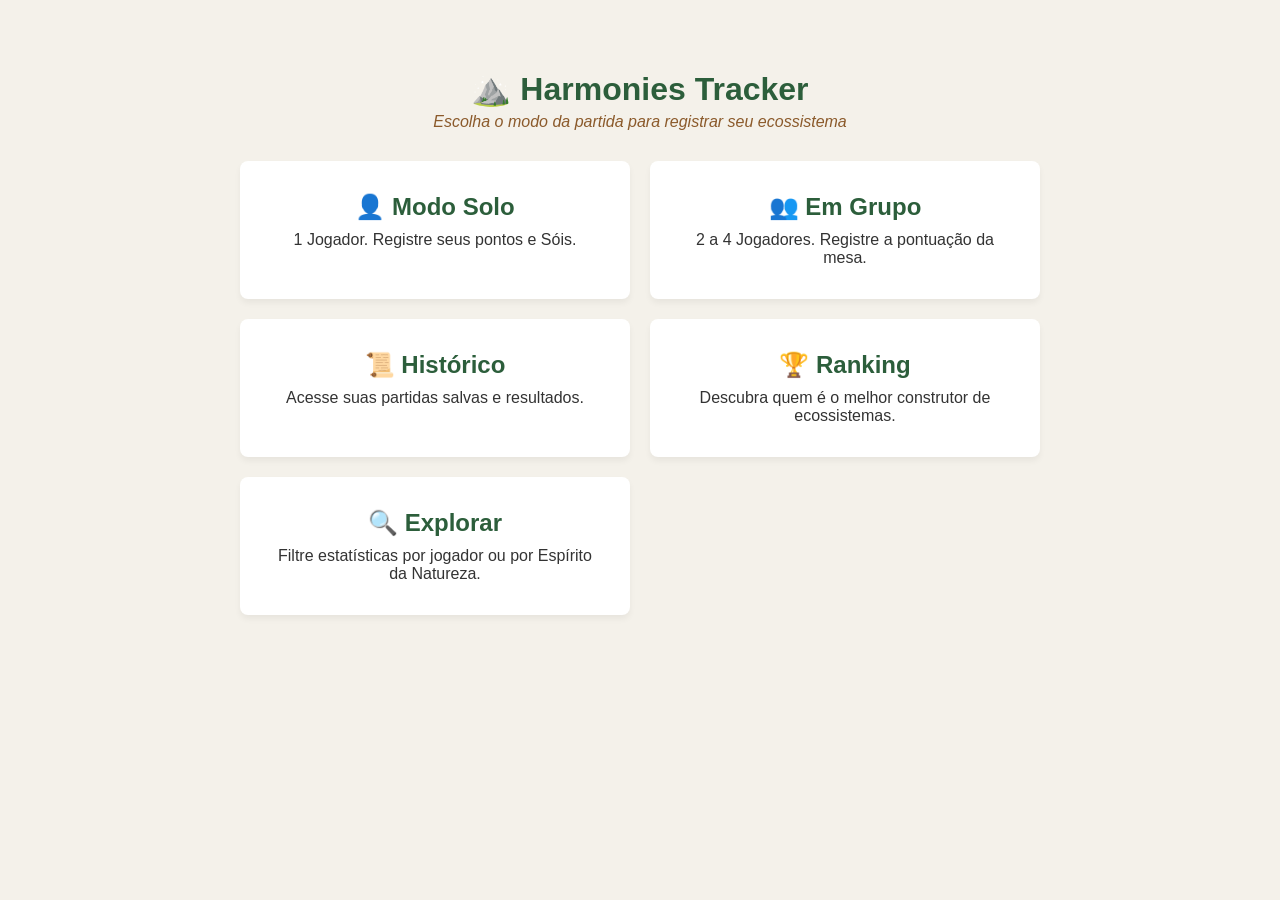
<file: Website/index.html>
<!DOCTYPE html>
<html lang="pt-BR">
<head>
    <meta charset="UTF-8">
    <meta name="viewport" content="width=device-width, initial-scale=1.0">
    <title>Harmonies Tracker - Início</title>
    <link rel="stylesheet" href="style.css">
</head>
<body class="home-body">

<div class="container home-container">
    <header>
        <h1>⛰️ Harmonies Tracker</h1>
        <p>Escolha o modo da partida para registrar seu ecossistema</p>
    </header>

    <div class="menu-cards">
        <a href="solo.html" class="menu-card">
            <h2>👤 Modo Solo</h2>
            <p>1 Jogador. Registre seus pontos e Sóis.</p>
        </a>
        <a href="multi.html" class="menu-card">
            <h2>👥 Em Grupo</h2>
            <p>2 a 4 Jogadores. Registre a pontuação da mesa.</p>
        </a>
        <a href="historico.html" class="menu-card">
            <h2>📜 Histórico</h2>
            <p>Acesse suas partidas salvas e resultados.</p>
        </a>
        <a href="estatisticas.html" class="menu-card">
            <h2>🏆 Ranking</h2>
            <p>Descubra quem é o melhor construtor de ecossistemas.</p>
        </a>
        <a href="filtros.html" class="menu-card">
            <h2>🔍 Explorar</h2>
            <p>Filtre estatísticas por jogador ou por Espírito da Natureza.</p>
        </a>
    </div>
</div>

</body>
</html>
</file>
<file: Website/style.css>
:root {
    --bg-color: #f4f1ea;
    --primary-color: #2c5e3b;
    --secondary-color: #8b5a2b;
    --text-color: #333;
    --card-bg: #ffffff;
    --border-radius: 8px;
}

* { box-sizing: border-box; margin: 0; padding: 0; font-family: 'Segoe UI', Tahoma, sans-serif; }

body { background-color: var(--bg-color); color: var(--text-color); padding: 20px; }

.container { max-width: 800px; margin: 0 auto; }

header { text-align: center; margin-bottom: 30px; color: var(--primary-color); position: relative; }
header p { color: var(--secondary-color); font-style: italic; margin-top: 5px; }

.back-link {
    position: absolute;
    left: 0;
    top: 5px;
    text-decoration: none;
    color: var(--secondary-color);
    font-weight: bold;
}
.back-link:hover { text-decoration: underline; }

/* Menu da Home */
.home-container { margin-top: 50px; }
.menu-cards { display: grid; grid-template-columns: 1fr 1fr; gap: 20px; }
.menu-card {
    background-color: var(--card-bg);
    padding: 30px;
    border-radius: var(--border-radius);
    text-align: center;
    text-decoration: none;
    color: var(--primary-color);
    box-shadow: 0 4px 6px rgba(0,0,0,0.05);
    border: 2px solid transparent;
    transition: all 0.3s ease;
}
.menu-card:hover {
    border-color: var(--primary-color);
    transform: translateY(-5px);
}
.menu-card p { color: var(--text-color); margin-top: 10px; }

/* Formulários e Cards */
.card {
    background-color: var(--card-bg);
    padding: 25px;
    border-radius: var(--border-radius);
    box-shadow: 0 4px 6px rgba(0,0,0,0.05);
    margin-bottom: 25px;
    border-top: 4px solid var(--primary-color);
}
.card h2 { margin-bottom: 15px; color: var(--primary-color); }
.hint { font-size: 0.9em; color: #666; margin-bottom: 15px; }

.flex-between { display: flex; justify-content: space-between; align-items: center; border-bottom: 2px solid var(--bg-color); padding-bottom: 10px; margin-bottom: 15px;}
.flex-between h2 { margin-bottom: 0; border: none; padding: 0; }

.form-group { margin-bottom: 15px; }
label { display: block; font-weight: bold; margin-bottom: 5px; color: var(--secondary-color); }
input[type="date"], input[type="text"], input[type="number"], select { width: 100%; padding: 10px; border: 1px solid #ccc; border-radius: 4px; font-size: 1em; }
input:focus, select:focus { outline: none; border-color: var(--primary-color); box-shadow: 0 0 5px rgba(44, 94, 59, 0.3); }

.radio-group { display: flex; gap: 15px; }
.radio-group label { font-weight: normal; color: var(--text-color); display: flex; align-items: center; cursor: pointer; }
.radio-group input[type="radio"] { margin-right: 5px; }

/* Dinâmica de Jogadores */
.player-section { background-color: #f9f9f9; padding: 15px; border-radius: var(--border-radius); margin-bottom: 20px; border-left: 4px solid var(--secondary-color); }
.player-section h3 { margin-bottom: 15px; color: var(--text-color); }
.grid-2-col { display: grid; grid-template-columns: 1fr 1fr; gap: 15px; }

/* Botões */
.btn-submit { display: block; width: 100%; padding: 15px; background-color: var(--primary-color); color: white; font-size: 1.1em; font-weight: bold; border: none; border-radius: var(--border-radius); cursor: pointer; transition: background-color 0.3s; }
.btn-submit:hover { background-color: #1e4028; }

.btn-secondary { background-color: var(--secondary-color); color: white; border: none; padding: 8px 15px; border-radius: 4px; cursor: pointer; font-weight: bold; transition: background-color 0.3s;}
.btn-secondary:hover { background-color: #613e1d; }

@media (max-width: 600px) {
    .grid-2-col, .menu-cards { grid-template-columns: 1fr; }
    .back-link { position: static; display: block; margin-bottom: 10px; }
}
</file>
